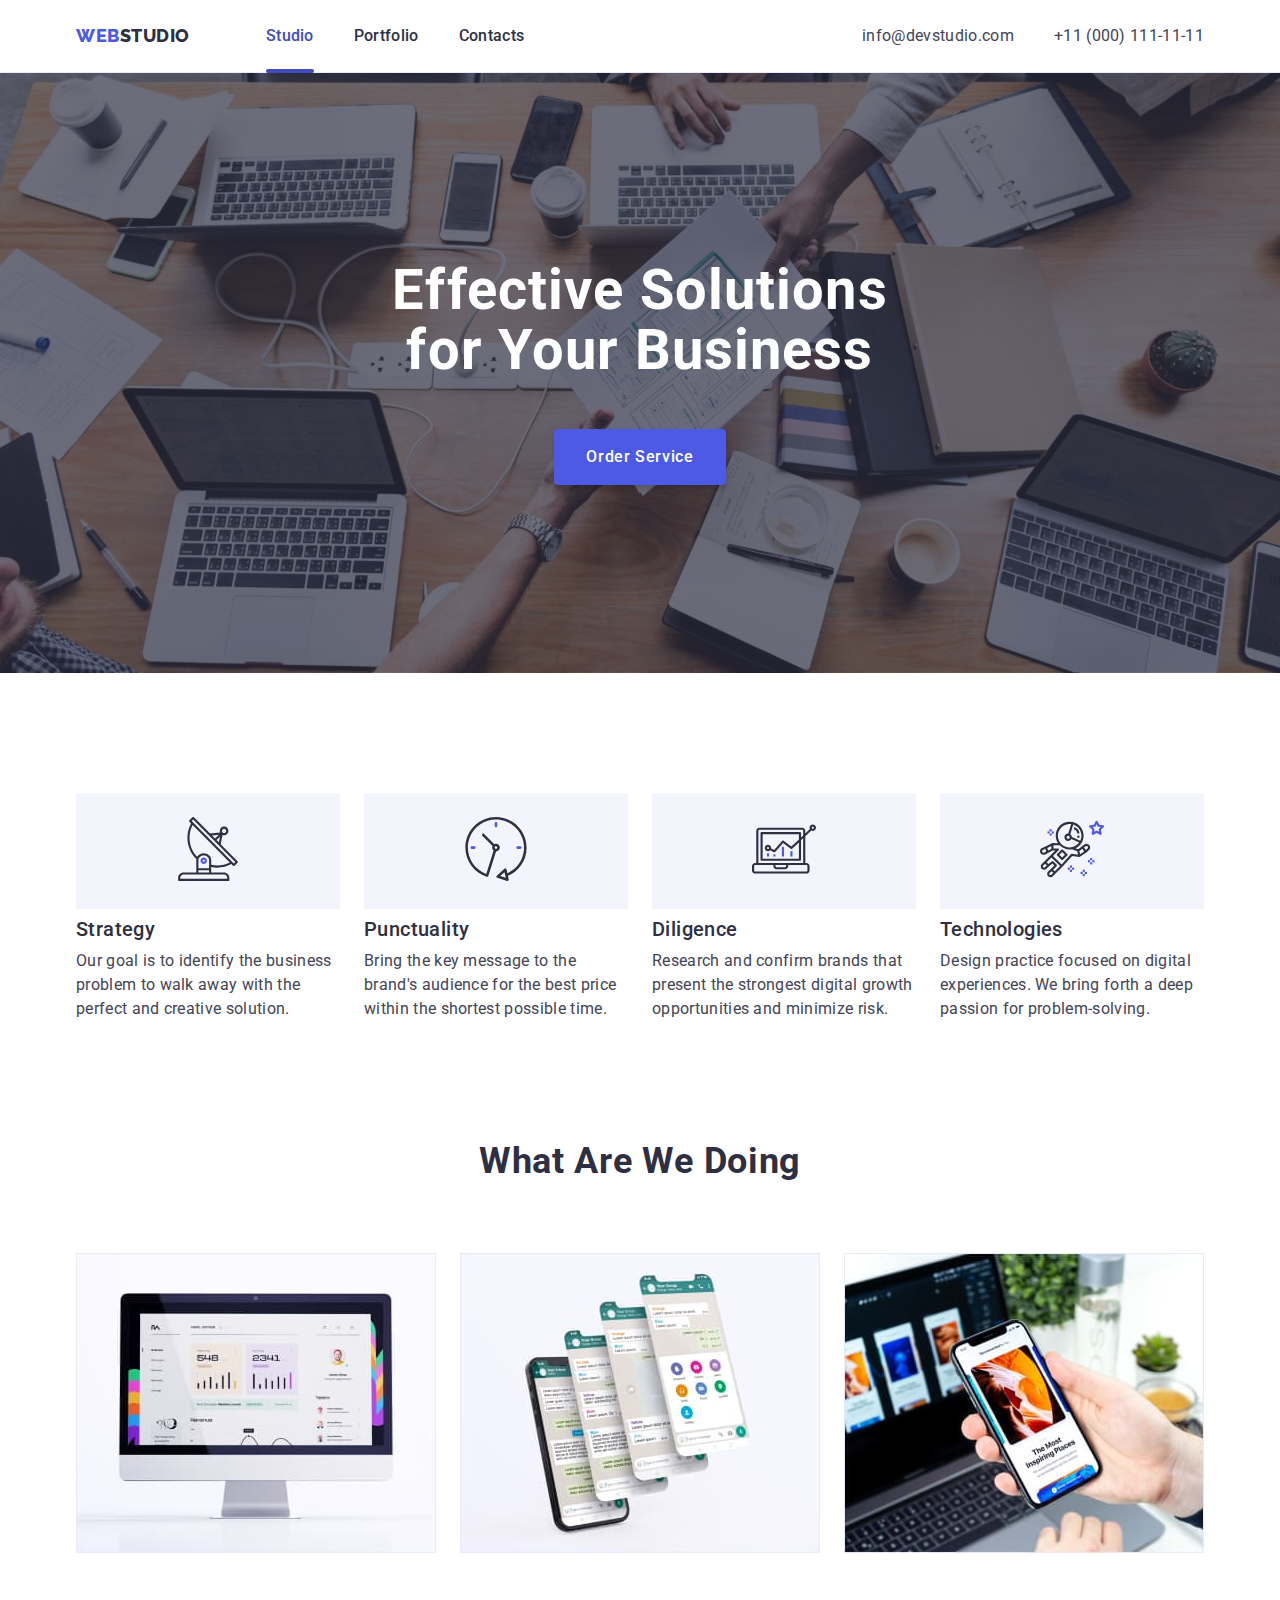
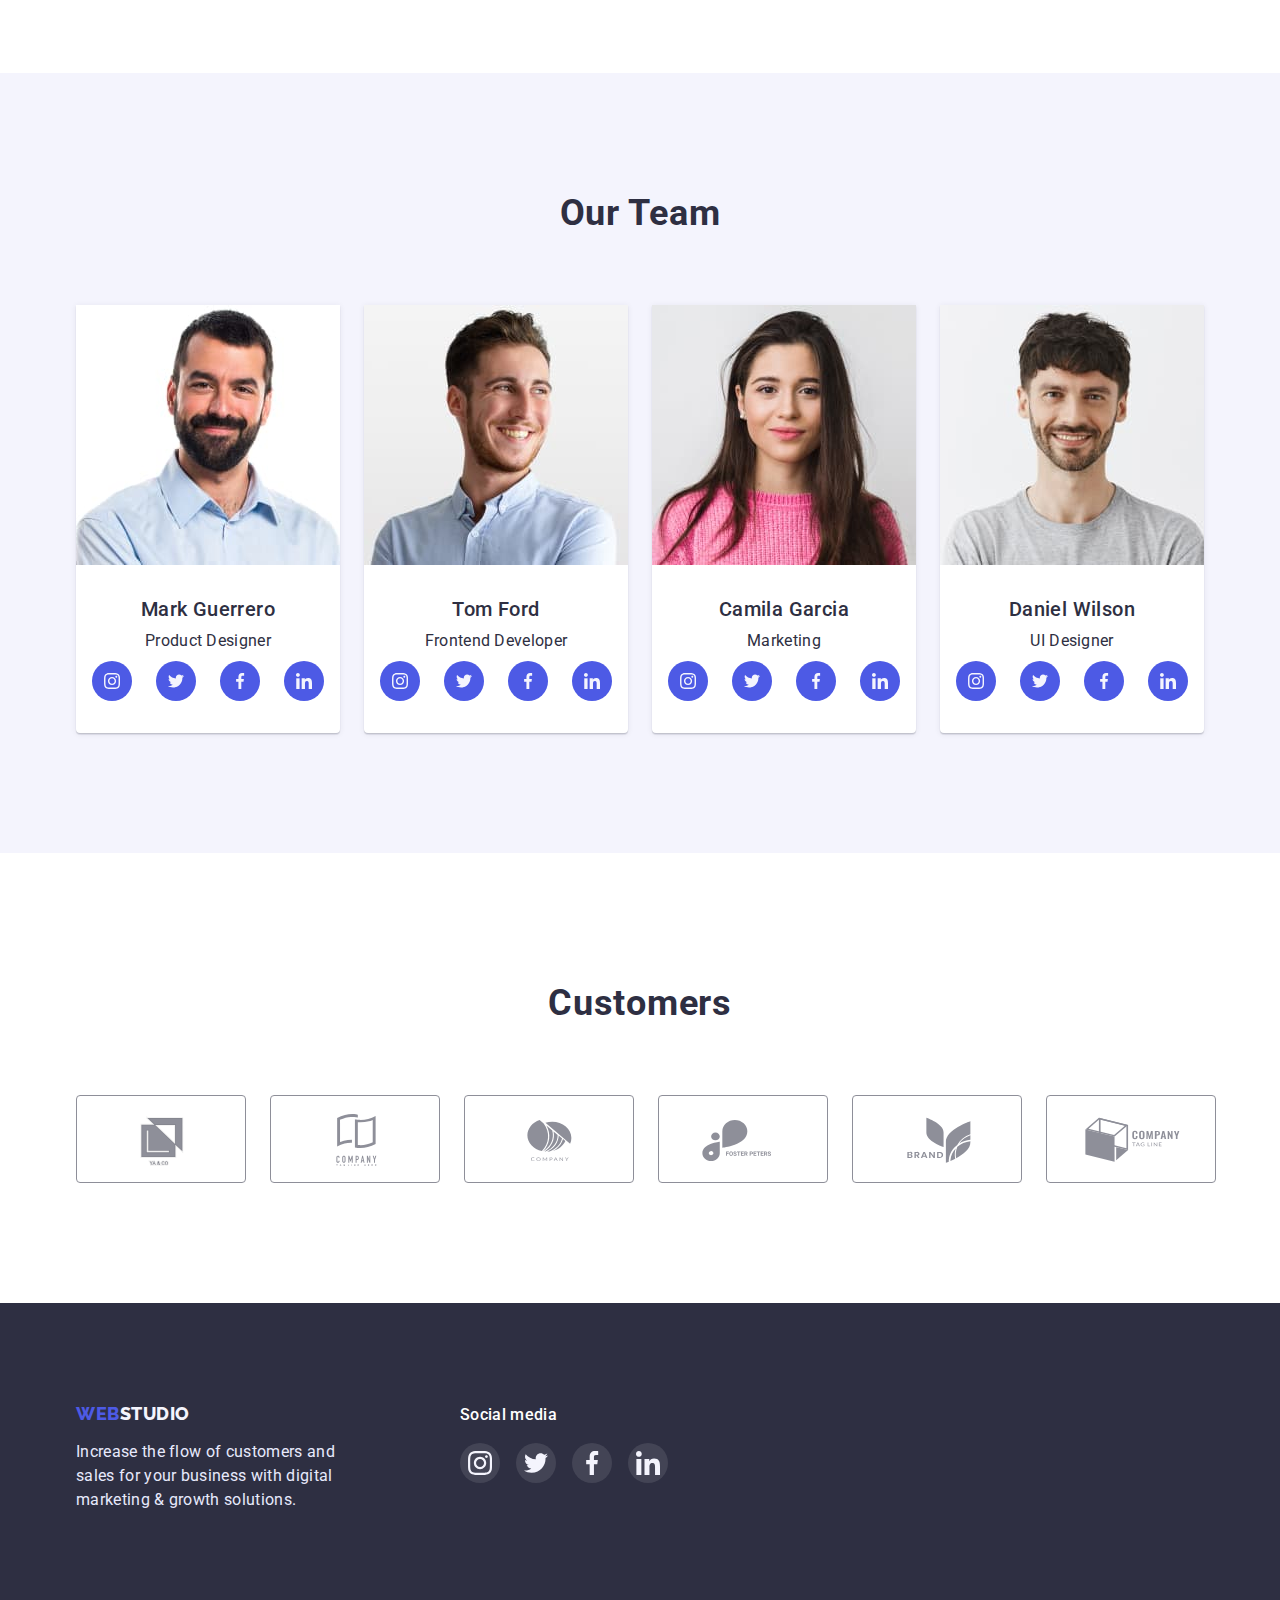
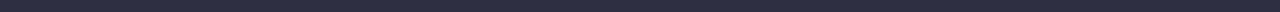
<file: index.html>
<!DOCTYPE html>
<html lang="en">
  <head>
    <meta charset="UTF-8" />
    <meta http-equiv="X-UA-Compatible" content="IE=edge" />
    <meta name="viewport" content="width=device-width, initial-scale=1.0" />

    <title>Homework</title>
    <link rel="preconnect" href="https://fonts.googleapis.com" />
    <link rel="preconnect" href="https://fonts.gstatic.com" crossorigin />
    <link
      href="https://fonts.googleapis.com/css2?family=Raleway:wght@800&family=Roboto:wght@400;500;700;900&display=swap"
      rel="stylesheet"
    />
    <link rel="stylesheet" href="./css/modern-normalize.css" />
    <link rel="stylesheet" href="./css/styles.css" />
  </head>
  <body>
    <header class="main-items-header">
      <div class="container main-nav">
        <nav class="site-navifation">
          <a href="./index.html" class="logo"
            ><span class="logo-web">Web</span
            ><span class="logo-studio">Studio</span></a
          >
          <ul class="site-nav">
            <li class="site-nav-link">
              <a href="./index.html" class="link current">Studio</a>
            </li>
            <li class="site-nav-link">
              <a href="./portfolio.html" class="link">Portfolio</a>
            </li>
            <li class="site-nav-link"><a href="" class="link">Contacts</a></li>
          </ul>
        </nav>
        <address class="address-nav">
          <ul class="address">
            <li class="address-item">
              <a href="mailto:info@devstudio.com" class="adress-link"
                >info@devstudio.com</a
              >
            </li>
            <li class="address-item">
              <a href="tel:+110001111111" class="adress-link"
                >+11 (000) 111-11-11</a
              >
            </li>
          </ul>
        </address>
      </div>
    </header>
    <main>
      <!-- hero -->

      <section class="hero">
        <div class="container">
          <h1 class="hero-title">Effective Solutions for Your Business</h1>
          <button type="button" class="button" data-modal-open>
            Order Service
          </button>
        </div>
      </section>
      <!-- Our principles -->
      <section class="section features-list-main">
        <div class="container">
          <h2 class="section-title visually-hidden">Our principles</h2>
          <ul class="features-list">
            <li class="list">
              <div class="our-features-icons-back">
                <svg class="our-features-icons">
                  <use
                    href="./images/icons.svg/symbol-defs.svg#icon-antenna"
                  ></use>
                </svg>
              </div>
              <h3 class="features-list-title">Strategy</h3>
              <p class="features-list-text">
                Our goal is to identify the business problem to walk away with
                the perfect and creative solution.
              </p>
            </li>
            <li class="list">
              <div class="our-features-icons-back">
                <svg class="our-features-icons">
                  <use
                    href="./images/icons.svg/symbol-defs.svg#icon-clock"
                  ></use>
                </svg>
              </div>
              <h3 class="features-list-title">Punctuality</h3>
              <p class="features-list-text">
                Bring the key message to the brand's audience for the best price
                within the shortest possible time.
              </p>
            </li>
            <li class="list">
              <div class="our-features-icons-back">
                <svg class="our-features-icons">
                  <use
                    href="./images/icons.svg/symbol-defs.svg#icon-diagram"
                  ></use>
                </svg>
              </div>
              <h3 class="features-list-title">Diligence</h3>
              <p class="features-list-text">
                Research and confirm brands that present the strongest digital
                growth opportunities and minimize risk.
              </p>
            </li>
            <li class="list">
              <div class="our-features-icons-back">
                <svg class="our-features-icons">
                  <use
                    href="./images/icons.svg/symbol-defs.svg#icon-astronaut"
                  ></use>
                </svg>
              </div>
              <h3 class="features-list-title">Technologies</h3>
              <p class="features-list-text">
                Design practice focused on digital experiences. We bring forth a
                deep passion for problem-solving.
              </p>
            </li>
          </ul>
        </div>
      </section>
      <!-- What are we doing -->
      <section class="section our-work">
        <div class="container">
          <h2 class="section-title">What are we doing</h2>
          <ul class="our-work-section">
            <li class="list">
              <img
                src="./images/what_are_we_doing/img1.jpg"
                alt="Computer"
                width="360"
                height="300"
              />
            </li>

            <li class="list">
              <img
                src="./images/what_are_we_doing/img2.jpg"
                alt="Phone"
                width="360"
                height="300"
              />
            </li>

            <li class="list">
              <img
                src="./images/what_are_we_doing/img3.jpg"
                alt="Computer and Phone"
                width="360"
                height="300"
              />
            </li>
          </ul>
        </div>
      </section>
      <!-- Our Team -->
      <section class="section team-section">
        <div class="container">
          <h2 class="section-title our-team">Our Team</h2>
          <ul class="team-section-cards">
            <li class="list team-cards">
              <div class="team-cards-main">
                <img
                  src="./images/our_team/img1.jpg"
                  alt="Mark Guerrero"
                  width="264"
                  height="260"
                />
                <div class="team-cards-list">
                  <h3 class="team-names">Mark Guerrero</h3>
                  <p class="team-workplace">Product Designer</p>
                  <ul class="social-list list">
                    <li class="social-list-item">
                      <a href=""
                        ><svg class="social-list-link">
                          <use
                            href="./images/icons.svg/symbol-defs.svg#icon-instagram"
                          ></use>
                        </svg>
                      </a>
                    </li>
                    <li class="social-list-item">
                      <a href=""
                        ><svg class="social-list-link">
                          <use
                            href="./images/icons.svg/symbol-defs.svg#icon-twitter"
                          ></use>
                        </svg>
                      </a>
                    </li>
                    <li class="social-list-item">
                      <a href=""
                        ><svg class="social-list-link">
                          <use
                            href="./images/icons.svg/symbol-defs.svg#icon-facebook"
                          ></use>
                        </svg>
                      </a>
                    </li>
                    <li class="social-list-item">
                      <a href="">
                        <svg class="social-list-link">
                          <use
                            href="./images/icons.svg/symbol-defs.svg#icon-linkedin"
                          ></use>
                        </svg>
                      </a>
                    </li>
                  </ul>
                </div>
              </div>
            </li>
            <li class="list team-cards">
              <div class="team-cards-main">
                <img
                  src="./images/our_team/img2.jpg"
                  alt="Tom Ford"
                  width="264"
                  height="260"
                />
                <div class="team-cards-list">
                  <h3 class="team-names">Tom Ford</h3>
                  <p class="team-workplace">Frontend Developer</p>
                  <ul class="social-list list">
                    <li class="social-list-item">
                      <a href=""
                        ><svg class="social-list-link">
                          <use
                            href="./images/icons.svg/symbol-defs.svg#icon-instagram"
                          ></use>
                        </svg>
                      </a>
                    </li>
                    <li class="social-list-item">
                      <a href=""
                        ><svg class="social-list-link">
                          <use
                            href="./images/icons.svg/symbol-defs.svg#icon-twitter"
                          ></use>
                        </svg>
                      </a>
                    </li>
                    <li class="social-list-item">
                      <a href=""
                        ><svg class="social-list-link">
                          <use
                            href="./images/icons.svg/symbol-defs.svg#icon-facebook"
                          ></use>
                        </svg>
                      </a>
                    </li>
                    <li class="social-list-item">
                      <a href="">
                        <svg class="social-list-link">
                          <use
                            href="./images/icons.svg/symbol-defs.svg#icon-linkedin"
                          ></use>
                        </svg>
                      </a>
                    </li>
                  </ul>
                </div>
              </div>
            </li>
            <li class="list team-cards">
              <div class="team-cards-main">
                <img
                  src="./images/our_team/img3.jpg"
                  alt="Camila Garcia"
                  width="264"
                  height="260"
                />
                <div class="team-cards-list">
                  <h3 class="team-names">Camila Garcia</h3>
                  <p class="team-workplace">Marketing</p>
                  <ul class="social-list list">
                    <li class="social-list-item">
                      <a href=""
                        ><svg class="social-list-link">
                          <use
                            href="./images/icons.svg/symbol-defs.svg#icon-instagram"
                          ></use>
                        </svg>
                      </a>
                    </li>
                    <li class="social-list-item">
                      <a href=""
                        ><svg class="social-list-link">
                          <use
                            href="./images/icons.svg/symbol-defs.svg#icon-twitter"
                          ></use>
                        </svg>
                      </a>
                    </li>
                    <li class="social-list-item">
                      <a href=""
                        ><svg class="social-list-link">
                          <use
                            href="./images/icons.svg/symbol-defs.svg#icon-facebook"
                          ></use>
                        </svg>
                      </a>
                    </li>
                    <li class="social-list-item">
                      <a href="">
                        <svg class="social-list-link">
                          <use
                            href="./images/icons.svg/symbol-defs.svg#icon-linkedin"
                          ></use>
                        </svg>
                      </a>
                    </li>
                  </ul>
                </div>
              </div>
            </li>
            <li class="list team-cards">
              <div class="team-cards-main">
                <img
                  src="./images/our_team/img4.jpg"
                  alt="Daniel Wilson"
                  width="264"
                  height="260"
                />
                <div class="team-cards-list">
                  <h3 class="team-names">Daniel Wilson</h3>
                  <p class="team-workplace">UI Designer</p>
                  <ul class="social-list list">
                    <li class="social-list-item">
                      <a href=""
                        ><svg class="social-list-link">
                          <use
                            href="./images/icons.svg/symbol-defs.svg#icon-instagram"
                          ></use>
                        </svg>
                      </a>
                    </li>
                    <li class="social-list-item">
                      <a href=""
                        ><svg class="social-list-link">
                          <use
                            href="./images/icons.svg/symbol-defs.svg#icon-twitter"
                          ></use>
                        </svg>
                      </a>
                    </li>
                    <li class="social-list-item">
                      <a href=""
                        ><svg class="social-list-link">
                          <use
                            href="./images/icons.svg/symbol-defs.svg#icon-facebook"
                          ></use>
                        </svg>
                      </a>
                    </li>
                    <li class="social-list-item">
                      <a href="">
                        <svg class="social-list-link">
                          <use
                            href="./images/icons.svg/symbol-defs.svg#icon-linkedin"
                          ></use>
                        </svg>
                      </a>
                    </li>
                  </ul>
                </div>
              </div>
            </li>
          </ul>
        </div>
      </section>
      <!-- customers -->
      <section class="section customers-section">
        <div class="container">
          <h2 class="section-title customers-title">Customers</h2>
          <ul class="customers-list list">
            <li class="customers-item">
              <a href="" class="customers-link"
                ><svg class="customers-section-link">
                  <use
                    class="icons-shadow"
                    href="./images/icons.svg/symbol-defs.svg#icon-customers1"
                  ></use>
                </svg>
              </a>
            </li>
            <li class="customers-item">
              <a href="#" class="customers-link"
                ><svg class="customers-section-link">
                  <use
                    href="./images/icons.svg/symbol-defs.svg#icon-customers2"
                  ></use>
                </svg>
              </a>
            </li>
            <li class="customers-item">
              <a href="" class="customers-link"
                ><svg class="customers-section-link">
                  <use
                    href="./images/icons.svg/symbol-defs.svg#icon-customers3"
                  ></use>
                </svg>
              </a>
            </li>
            <li class="customers-item">
              <a href="" class="customers-link"
                ><svg class="customers-section-link">
                  <use
                    href="./images/icons.svg/symbol-defs.svg#icon-customers4"
                  ></use>
                </svg>
              </a>
            </li>
            <li class="customers-item">
              <a href="" class="customers-link"
                ><svg class="customers-section-link">
                  <use
                    href="./images/icons.svg/symbol-defs.svg#icon-customers5"
                  ></use>
                </svg>
              </a>
            </li>
            <li class="customers-item">
              <a href="" class="customers-link"
                ><svg class="customers-section-link">
                  <use
                    href="./images/icons.svg/symbol-defs.svg#icon-customers6"
                  ></use>
                </svg>
              </a>
            </li>
          </ul>
        </div>
      </section>
    </main>
    <footer class="footer-main-nav">
      <div class="container footer-main">
        <div class="footer-logo-main">
          <a href="./index.html" class="logo footer-logo"
            ><span class="logo-web">Web</span
            ><span class="footer-logo-studio">Studio</span></a
          >
          <p class="footer-paragraph">
            Increase the flow of customers and sales for your business with
            digital marketing & growth solutions.
          </p>
        </div>
        <div class="footer-media">
          <p class="footer-social-media">Social media</p>
          <ul class="footer-social-list list">
            <li class="footer-social-list-item">
              <a href=""
                ><svg class="footer-social-list-link">
                  <use
                    href="./images/icons.svg/symbol-defs.svg#icon-instagram"
                  ></use>
                </svg>
              </a>
            </li>
            <li class="footer-social-list-item">
              <a href=""
                ><svg class="footer-social-list-link">
                  <use
                    href="./images/icons.svg/symbol-defs.svg#icon-twitter"
                  ></use>
                </svg>
              </a>
            </li>
            <li class="footer-social-list-item">
              <a href=""
                ><svg class="footer-social-list-link">
                  <use
                    href="./images/icons.svg/symbol-defs.svg#icon-facebook"
                  ></use>
                </svg>
              </a>
            </li>
            <li class="footer-social-list-item">
              <a href=""
                ><svg class="footer-social-list-link">
                  <use
                    href="./images/icons.svg/symbol-defs.svg#icon-linkedin"
                  ></use>
                </svg>
              </a>
            </li>
          </ul>
        </div>
      </div>
    </footer>
    <!-- Backdrop -->
    <div class="backdrop is-hidden" data-modal>
      <div class="modal">
        <button type="button" class="modal-button-close" data-modal-close>
          <svg class="modal-close-button-icon">
            <use href="./images/icons.svg/symbol-defs.svg#icon-close"></use>
          </svg>
        </button>
      </div>
    </div>
    <script src="./js/modal.js"></script>
  </body>
</html>
</file>
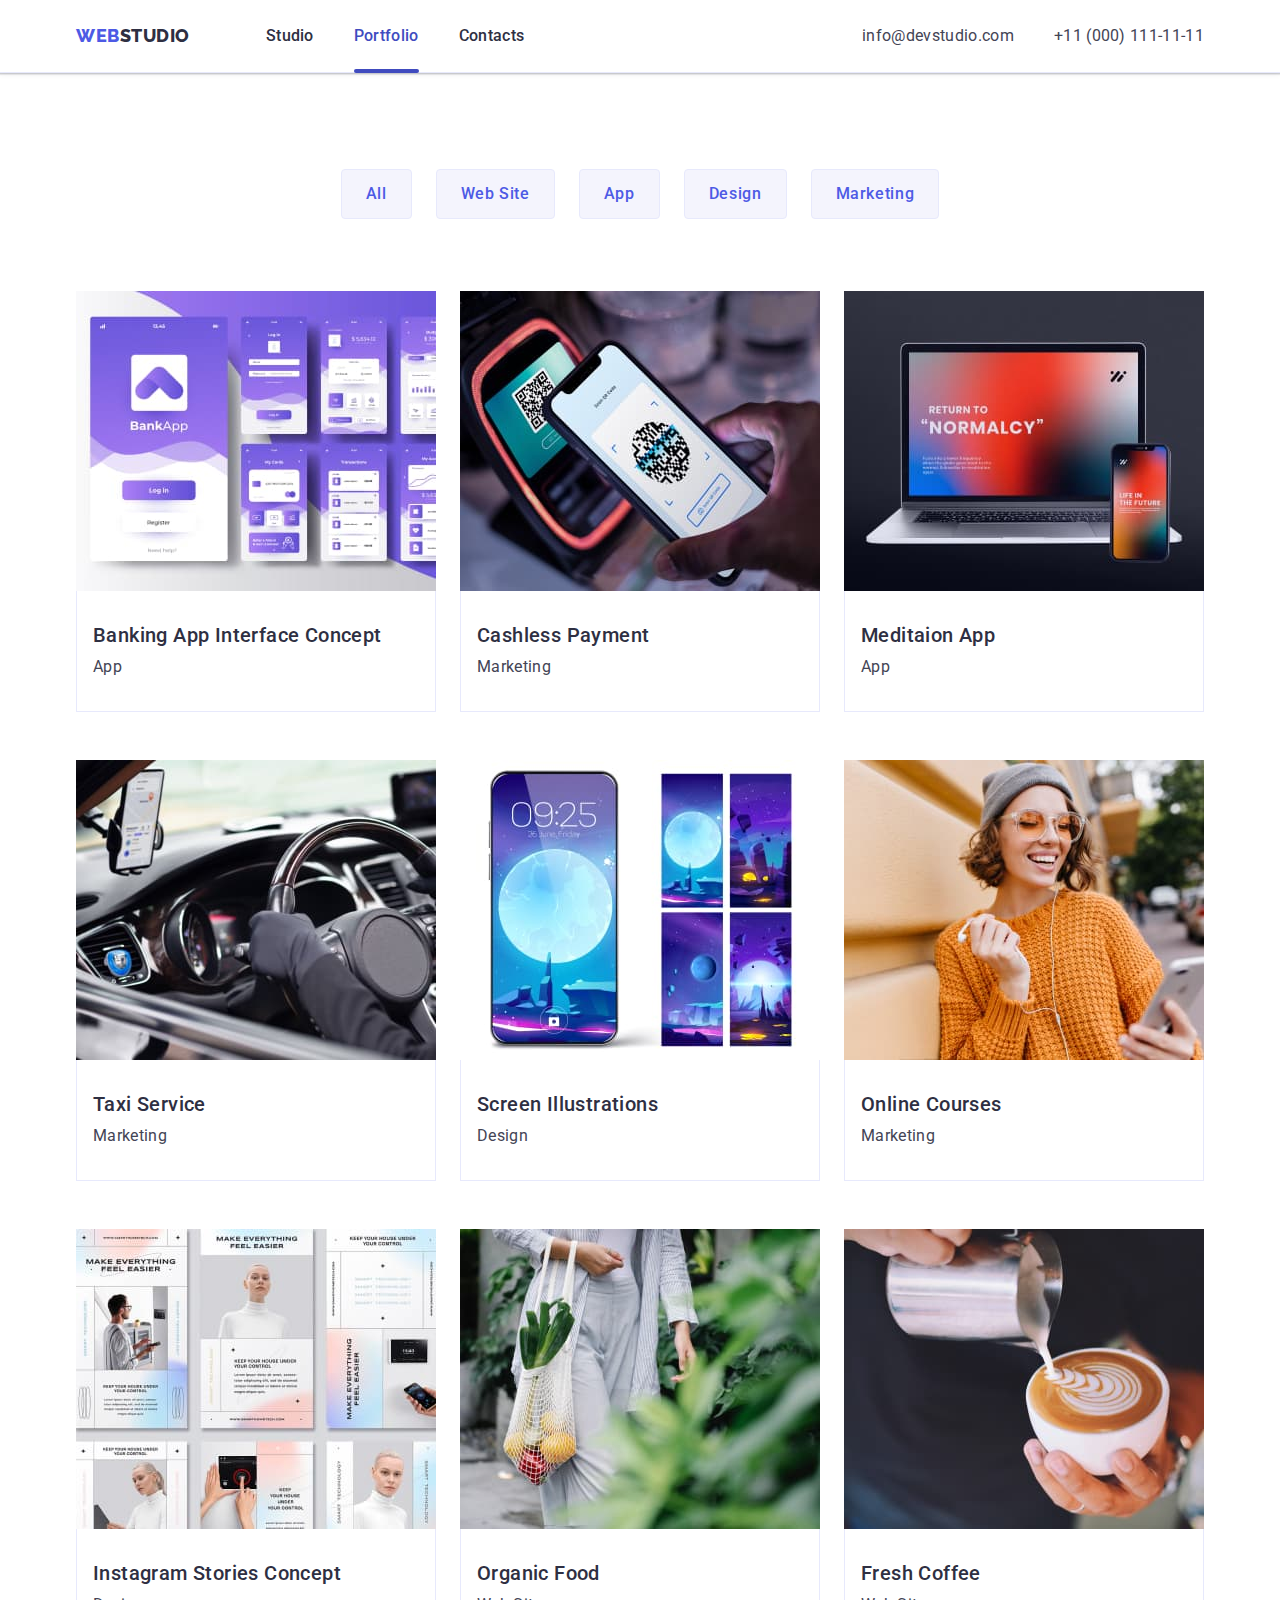
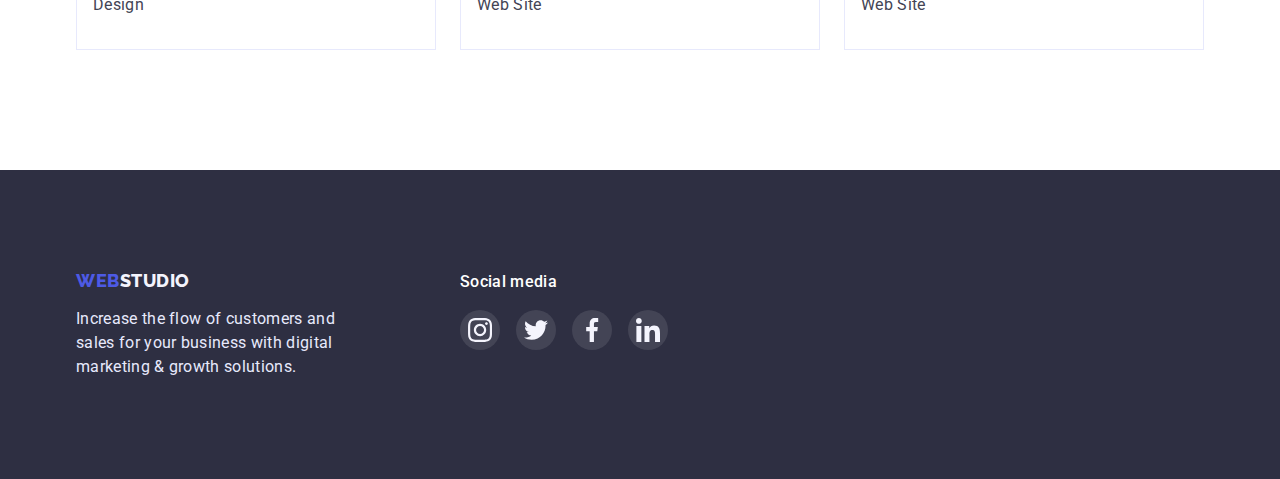
<file: portfolio.html>
<!DOCTYPE html>
<html lang="en">
  <head>
    <meta charset="UTF-8" />
    <meta http-equiv="X-UA-Compatible" content="IE=edge" />
    <meta name="viewport" content="width=device-width, initial-scale=1.0" />

    <title>Homework</title>
    <link rel="preconnect" href="https://fonts.googleapis.com" />
    <link rel="preconnect" href="https://fonts.gstatic.com" crossorigin />
    <link
      href="https://fonts.googleapis.com/css2?family=Raleway:wght@800&family=Roboto:wght@400;500;700;900&display=swap"
      rel="stylesheet"
    />
    <link rel="stylesheet" href="./css/modern-normalize.css" />

    <link rel="stylesheet" href="./css/styles.css" />
  </head>
  <body>
    <header class="main-items-header">
      <div class="container main-nav">
        <nav class="site-navifation">
          <a href="./index.html" class="logo"
            ><span class="logo-web">Web</span
            ><span class="logo-studio">Studio</span></a
          >
          <ul class="site-nav">
            <li class="site-nav-link">
              <a href="./index.html" class="link ">Studio</a>
            </li>
            <li class="site-nav-link">
              <a href="./portfolio.html" class="link current">Portfolio</a>
            </li>
            <li class="site-nav-link"><a href="" class="link">Contacts</a></li>
          </ul>
        </nav>
        <address class="address-nav">
          <ul class="address">
            <li class="address-item">
              <a href="mailto:info@devstudio.com" class="adress-link"
                >info@devstudio.com</a
              >
            </li>
            <li class="address-item">
              <a href="tel:+110001111111" class="adress-link"
                >+11 (000) 111-11-11</a
              >
            </li>
          </ul>
        </address>
      </div>
    </header>
    <main>
      <section class=" section portfolio-section">
        <div class="container portfolio-main-buttons">
          <h1 class="visually-hidden">Our projects</h1>
          <ul class="portfolio-list-title">
            <li class="portfolio-item">
              <button type="button" class="portfolio-button">All</button>
            </li>
            <li class="portfolio-item">
              <button type="button" class="portfolio-button">Web Site</button>
            </li>
            <li class="portfolio-item">
              <button type="button" class="portfolio-button">App</button>
            </li>
            <li class="portfolio-item">
              <button type="button" class="portfolio-button">Design</button>
            </li>
            <li class="portfolio-item">
              <button type="button" class="portfolio-button">Marketing</button>
            </li>
          </ul>
        

        <ul class="portfolio-exaples">
          <li class="portfolio-list">
           <article>
              <a href="" class="portfolio-link-examples"
                ><div class="image-style">
                  <img
                    src="./images/portfolio/img1.jpg"
                    alt="Banking App"
                    width="360"
                    height="300"
                  />
                 <p class="overlay">14 Stylish and User-Friendly App Design Concepts · Task Manager App · Calorie Tracker App · Exotic Fruit Ecommerce App · Cloud Storage App</p>
                </div>
                  
               
                <div class="content-text">
                  
                  <h3 class="portfolio-exaples-title">
                    Banking App Interface Concept
                  </h3>
                  <p class="examles-description">App</p>
                </div>
                </a
              >
          </article>
          </li>
          <!-- --------------------------------------- -->
          <li class="portfolio-list">
            <article>
              <a href="" class="portfolio-link-examples"
                ><div class="image-style">
                  <img
                    src="./images/portfolio/img2.jpg"
                    alt="Cashless Payment"
                    width="360"
                    height="300"
                  /> <p class="overlay">14 Stylish and User-Friendly App Design Concepts · Task Manager App · Calorie Tracker App · Exotic Fruit Ecommerce App · Cloud Storage App</p>
                </div>
                <div class="content-text">
                  <h3 class="portfolio-exaples-title">Cashless Payment</h3>
                  <p class="examles-description">Marketing</p>
                </div></a
              >
            </article>
          </li>
          <!-- ---------------------------------------- -->
          <li class="portfolio-list">
            <article>
              <a href="" class="portfolio-link-examples"
                ><div class="image-style">
                  <img
                    src="./images/portfolio/img3.jpg"
                    alt="Meditaion App"
                    width="360"
                    height="300"
                  /> <p class="overlay">14 Stylish and User-Friendly App Design Concepts · Task Manager App · Calorie Tracker App · Exotic Fruit Ecommerce App · Cloud Storage App</p>
                </div>
                <div class="content-text">
                  <h3 class="portfolio-exaples-title">Meditaion App</h3>
                  <p class="examles-description">App</p>
                </div></a
              >
            </article>
          </li>
          <!-- -------------------------------------- -->
          <li class="portfolio-list">
            <article>
              <a href="" class="portfolio-link-examples"
                ><div class="image-style">
                  <img
                    src="./images/portfolio/img4.jpg"
                    alt="Taxi Service"
                    width="360"
                    height="300"
                  /> <p class="overlay">14 Stylish and User-Friendly App Design Concepts · Task Manager App · Calorie Tracker App · Exotic Fruit Ecommerce App · Cloud Storage App</p>
                </div>
                <div class="content-text">
                  <h3 class="portfolio-exaples-title">Taxi Service</h3>
                  <p class="examles-description">Marketing</p>
                </div></a
              >
            </article>
          </li>
          <!-- ------------------------------------------------------ -->
          <li class="portfolio-list">
            <article>
              <a href="" class="portfolio-link-examples"
                ><div class="image-style">
                  <img
                    src="./images/portfolio/img5.jpg"
                    alt="Screen Illustrations"
                    width="360"
                    height="300"
                  /> <p class="overlay">14 Stylish and User-Friendly App Design Concepts · Task Manager App · Calorie Tracker App · Exotic Fruit Ecommerce App · Cloud Storage App</p>
                </div>
                <div class="content-text">
                  <h3 class="portfolio-exaples-title">Screen Illustrations</h3>
                  <p class="examles-description">Design</p>
                </div></a
              >
            </article>
          </li>
          <!-- ----------------------------------------------- -->
          <li class="portfolio-list">
            <article>
              <a href="" class="portfolio-link-examples"
                ><div class="image-style">
                  <img
                    src="./images/portfolio/img6.jpg"
                    alt="Online Courses"
                    width="360"
                    height="300"
                  /> <p class="overlay">14 Stylish and User-Friendly App Design Concepts · Task Manager App · Calorie Tracker App · Exotic Fruit Ecommerce App · Cloud Storage App</p>
                </div>
                <div class="content-text">
                  <h3 class="portfolio-exaples-title">Online Courses</h3>
                  <p class="examles-description">Marketing</p>
                </div></a
              >
            </article>
          </li>
          <!-- ------------------------------------------- -->
          <li class="portfolio-list">
            <article>
              <a href="" class="portfolio-link-examples"
                ><div class="image-style">
                  <img
                    src="./images/portfolio/img7.jpg"
                    alt="Instagram Stories Concept"
                    width="360"
                    height="300"
                  /> <p class="overlay">14 Stylish and User-Friendly App Design Concepts · Task Manager App · Calorie Tracker App · Exotic Fruit Ecommerce App · Cloud Storage App</p>
                </div>
                <div class="content-text">
                  <h3 class="portfolio-exaples-title">
                    Instagram Stories Concept
                  </h3>
                  <p class="examles-description">Design</p>
                </div></a
              >
            </article>
          </li>
          <!-- ------------------------------------------- -->
          <li class="portfolio-list">
            <article>
              <a href="" class="portfolio-link-examples"
                ><div class="image-style">
                  <img
                    src="./images/portfolio/img8.jpg"
                    alt="Organic Food"
                    width="360"
                    height="300"
                  /> <p class="overlay">14 Stylish and User-Friendly App Design Concepts · Task Manager App · Calorie Tracker App · Exotic Fruit Ecommerce App · Cloud Storage App</p>
                </div>
                <div class="content-text">
                  <h3 class="portfolio-exaples-title">Organic Food</h3>
                  <p class="examles-description">Web Site</p>
                </div></a
              >
            </article>
          </li>
          <!-- ------------------------------------- -->
          <li class="portfolio-list">
            <article>
              <a href="" class="portfolio-link-examples"
                ><div class="image-style">
                  <img
                    src="./images/portfolio/img9.jpg"
                    alt="Fresh Coffee"
                    width="360"
                    height="300"
                  /> <p class="overlay">14 Stylish and User-Friendly App Design Concepts · Task Manager App · Calorie Tracker App · Exotic Fruit Ecommerce App · Cloud Storage App</p>
                </div>
                <div class="content-text">
                  <h3 class="portfolio-exaples-title">Fresh Coffee</h3>
                  <p class="examles-description">Web Site</p>
                </div></a
              >
            </article>
          </li>
        </ul>
      </section>
    </main>
    <footer class="footer-main-nav">
      <div class="container footer-main">
        <div class="footer-logo-main">
          <a href="./index.html" class="logo footer-logo"
            ><span class="logo-web">Web</span
            ><span class="footer-logo-studio">Studio</span></a
          >
          <p class="footer-paragraph">
            Increase the flow of customers and sales for your business with
            digital marketing & growth solutions.
          </p>
        </div>
        <div class="footer-media">
          <p class="footer-social-media">Social media</p>
          <ul class="footer-social-list list">
            <li class="footer-social-list-item">
              <a href=""
                ><svg class="footer-social-list-link">
                  <use
                    href="./images/icons.svg/symbol-defs.svg#icon-instagram"
                  ></use>
                </svg>
              </a>
            </li>
            <li class="footer-social-list-item">
              <a href=""
                ><svg class="footer-social-list-link">
                  <use
                    href="./images/icons.svg/symbol-defs.svg#icon-twitter"
                  ></use>
                </svg>
              </a>
            </li>
            <li class="footer-social-list-item">
              <a href=""
                ><svg class="footer-social-list-link">
                  <use
                    href="./images/icons.svg/symbol-defs.svg#icon-facebook"
                  ></use>
                </svg>
              </a>
            </li>
            <li class="footer-social-list-item">
              <a href=""
                ><svg class="footer-social-list-link">
                  <use
                    href="./images/icons.svg/symbol-defs.svg#icon-linkedin"
                  ></use>
                </svg>
              </a>
            </li>
          </ul>
        </div>
      </div>
    </footer>
  </body>
</html>
</file>
<file: css/styles.css>
:root {
  --web-background: #ffffff;
  --primary-brand: #4d5ae5;
  --pressed-state: #404bbf;
  --dark: #2e2f42;
  --success: #31d0aa;
  --text: #434455;
  --subtle-text: #8e8f99;
  --accent: #e7e9fc;
  --light: #f4f4fd;
  --hero-background: #2e2f42;
  --modal-overlay: rgba(46, 47, 66, 0.4);
  --border-margin: 24px;
  --bottom-margin: 48px;
  --transition-dur-func: 250ms cubic-bezier(0.4, 0, 0.2, 1);
}

body {
  background-color: var(--web-background);
  font-family: 'Roboto', sans-serif;
  color: var(--dark);
}

h1,
h2,
h3,
h4,
h5,
h6,
p,
ul {
  margin: 0;
}
ul {
  padding-left: 0;
}
img {
  display: block;
  max-width: 100%;
  height: auto;
}

.container {
  width: 1158px;
  margin: 0 auto;
  padding-left: 15px;
  padding-right: 15px;
}
.section {
  padding-top: 120px;
  padding-bottom: 120px;
}
/* header */
/* site-nav */
.main-items-header {
  border-bottom: 1px solid var(--accent);

  box-shadow: 0 2px 1px rgba(46, 47, 66, 0.08), 0 1px 1px rgba(46, 47, 66, 0.16),
    0 1px 6px rgba(46, 47, 66, 0.08);
}
.main-nav {
  display: flex;
  align-items: center;
  justify-content: flex-start;
}
.site-navifation {
  display: flex;
  align-items: center;
}
.site-nav .link {
  color: var(--dark);
  display: block;
  font-weight: 500;
  font-size: 16px;
  letter-spacing: 0.02em;
  line-height: 1.5;
  text-decoration: none;
  transition: color var(--transition-dur-func);
  padding-top: 24px;
  padding-bottom: 24px;
}
.site-nav .link:hover,
.site-nav .link:focus {
  color: var(--primary-brand);
}
.site-nav {
  list-style: none;
  margin-left: 76px;

  display: flex;
}
.site-nav-link .link {
  position: relative;
}
.site-nav .link.current {
  color: var(--pressed-state);
}
.current::after {
  display: block;
  content: '';
  width: 100%;
  background-color: var(--pressed-state);
  border-radius: 2px;
  position: absolute;
  height: 4px;
  bottom: -1px;
}
.site-nav li {
  margin-right: 40px;
  display: block;
}
.site-nav li:last-child {
  margin-right: 0;
}
.site-nav-link {
}
/* logo */
.logo {
  font-family: 'raleway', sans-serif;
  font-size: 18px;
  font-weight: 800;
  line-height: 1.33;
  text-decoration: none;
  letter-spacing: 0.03em;
  text-transform: uppercase;
  display: block;
  margin: 0 auto;
}
.logo-web {
  color: var(--primary-brand);
}
.logo-studio {
  color: var(--hero-background);
}
/* address */
.address-nav {
  margin-left: auto;
}
.address {
  list-style: none;
  display: flex;
  margin: 0 auto;
  padding-left: 0;
}
.address .adress-link {
  color: var(--text);
  transition: color var(--transition-dur-func);
  font-style: normal;
  text-decoration: none;
  letter-spacing: 0.02em;
  font-size: 16px;
  line-height: 1.5;

  display: block;
  padding-top: 24px;
  padding-bottom: 24px;
}
.address-item:not(:last-child) {
  margin-right: 40px;
}
.address-item {
  display: block;
}

.address .adress-link:hover,
.address .adress-link:focus {
  color: var(--pressed-state);
}
/* footer */
.footer-main-nav {
  background-color: var(--dark);
  padding-bottom: 100px;
  padding-top: 100px;
}
.footer-main {
  background-color: var(--dark);
  display: flex;
  flex-wrap: wrap;
}
.footer-logo-main {
  display: inline-block;
  margin-right: 120px;
}
.footer-logo {
  font-size: 18px;
  line-height: 1.1666;
}
.footer-logo-studio {
  color: var(--light);
}
.footer-paragraph {
  color: var(--accent);

  font-size: 16px;
  line-height: 1.5;
  letter-spacing: 0.02em;
  width: 264px;
  margin-top: 16px;
}
.footer-media {
  display: inline-block;

  justify-content: center;
  align-items: center;
}
.footer-social-media {
  font-style: normal;
  font-weight: 500;
  font-size: 16px;
  line-height: 1.5;
  letter-spacing: 0.02em;

  color: #ffffff;
  margin-bottom: 16px;
}
.footer-social-list {
  display: flex;

  gap: 16px;
}

.footer-social-list-item > a {
  display: flex;
  width: 40px;
  height: 40px;
  background-color: rgba(255, 255, 255, 0.1);
  transition: background-color var(--transition-dur-func);
  border-radius: 50%;

  justify-content: center;
  align-items: center;
}
.footer-social-list-link {
  width: 24px;
  height: 24px;
  fill: var(--light);
}
.footer-social-list-item > a:hover,
.footer-social-list-item > a:focus {
  background-color: var(--success);
}
/* index.html */
/* main */
.section-title {
  color: var(--dark);

  font-weight: 700;
  font-size: 36px;
  line-height: 40px;
  text-align: center;
  text-transform: capitalize;
  letter-spacing: 0.02em;
  margin-bottom: 72px;
}

/* hero */
.hero {
  background-color: var(--dark);
  text-align: center;

  margin: 0 auto;
  background-image: linear-gradient(
      rgba(46, 47, 66, 0.7),
      rgba(46, 47, 66, 0.7)
    ),
    url(../images/hero/bg.jpg);
  max-width: 1440px;
  padding-top: 188px;
  padding-bottom: 188px;
  background-size: cover;
  background-position: center;
}

.hero-title {
  margin: 0 auto;
  color: var(--web-background);

  font-weight: 700;
  font-size: 56px;
  line-height: 1.07;
  letter-spacing: 0.02em;
  display: block;
  width: 496px;
  margin-bottom: 48px;
}
._container .button {
  display: flex;
}
.button {
  min-width: 169px;
  border: none;
  outline: none;
  border-radius: 4px;
  padding: 16px 32px;
  transition: background-color var(--transition-dur-func);
  color: var(--web-background);
  background-color: var(--primary-brand);
  box-shadow: 0 4px 4px rgba(0, 0, 0, 0.15);

  font-family: inherit;
  font-weight: 500;
  font-size: 16px;
  line-height: 1.5;
  cursor: pointer;
  text-decoration: none;
  letter-spacing: 0.04em;
  margin: 0;
}

.button:hover,
.button:focus {
  background-color: var(--pressed-state);
}
/* section 2 */

.visually-hidden {
  position: absolute;
  white-space: nowrap;
  width: 1px;
  height: 1px;
  overflow: hidden;
  border: 0;
  padding: 0;
  clip: rect(0 0 0 0);
  clip-path: inset(50%);
  margin: -1px;
}
.our-features-icons-back {
  text-align: center;
  background-color: var(--light);

  padding-top: 24px;
  padding-bottom: 24px;
  margin-bottom: 8px;
}
.our-features-icons {
  width: 64px;
  height: 64px;
}
.list:not(:last-child) {
  margin-right: 24px;
}
.list {
  list-style: none;
}
.features-list-main {
  padding-bottom: 0;
}
.features-list {
  display: flex;
  flex-basis: calc((100% - var(--bottom-margin)) / 4);
}
.list:last-child {
  margin-right: 0;
}
.features-list-title {
  font-size: 20px;
  font-weight: 500;
  line-height: 1.2;
  letter-spacing: 0.02em;
  margin-bottom: 8px;
}
.features-list-text {
  color: var(--text);
  max-width: 264px;
  font-size: 16px;
  line-height: 1.5;
  letter-spacing: 0.02em;
  justify-content: center;
  align-items: flex-start;
}
/* section 3 */

.our-work-section {
  display: flex;
  flex-basis: ((100% - var(--border-margin))/ 3);
  justify-content: center;
}
.our-work-section .list {
}
.our-work-section .list:not(:last-child) {
  margin-right: 24px;
}
/* section 4 */
.our-team {
}
.team-section {
  background-color: var(--light);
}
.team-section-cards {
  display: flex;
}

.team-cards-main {
}
.team-cards {
  flex-basis: calc((100% - var(--border-margin)) / 4);
  background-color: var(--web-background);

  box-sizing: border-box;
  box-shadow: 0px 1px 6px rgba(46, 47, 66, 0.08),
    0px 1px 1px rgba(46, 47, 66, 0.16), 0px 2px 1px rgba(46, 47, 66, 0.08);
  border-radius: 0px 0px 4px 4px;
}
.team-cards:not(:last-child) {
  margin-right: 24px;
}
.team-cards-list {
  padding: 32px 16px;
}
.team-names {
  font-weight: 500;
  font-size: 20px;
  line-height: 1.2;
  text-align: center;
  letter-spacing: 0.02em;

  margin-bottom: 8px;
}
.team-workplace {
  font-size: 16px;
  line-height: 1.5;
  text-align: center;
  letter-spacing: 0.02em;
  margin-bottom: 8px;
}
.social-list {
  display: flex;
  gap: 24px;
}
.social-list-item > a {
  display: flex;
  background-color: var(--primary-brand);
  border-radius: 50%;
  width: 40px;
  height: 40px;
  justify-content: center;
  align-items: center;
  transition: background-color var(--transition-dur-func);
}

.social-list-link {
  display: flex;
  width: 16px;
  height: 16px;
  fill: var(--light);
}
.social-list-item > a:hover,
.social-list-item > a:focus {
  background-color: var(--pressed-state);
}
/* _______________________________________ */
/* -------------section 5----------------- */
.customers-section {
  padding-top: 130px;
}
.customers-title {
  margin-bottom: 72px;
}
.customers-list {
  display: flex;

  gap: 24px;
}
.customers-item {
  display: block;
  flex-basis: calc(((100% - var(--border-margin))) / 6);
}
.customers-link {
  display: flex;
  height: 88px;
  border: 1px solid var(--subtle-text);
  border-radius: 4px;
  text-align: center;
  align-items: center;
  justify-content: center;
  transition: border-color var(--transition-dur-func);
}
.customers-section-link {
  display: flex;
  width: 104px;
  height: 56px;
  fill: var(--subtle-text);
  margin: 16px 32px;
  transition: fill var(--transition-dur-func);
}

.icons-shadow {
  stroke: rgba(0, 0, 0, 0.25);
  stroke-opacity: 0.25;
}
.customers-link:hover,
.customers-link:focus {
  border-color: var(--pressed-state);
}
.customers-link:hover .customers-section-link,
.customers-link:focus .customers-section-link {
  display: block;
  fill: var(--pressed-state);
}

/* --------------------------------------------------------- */
/* -------------------portfolio----------------------------- */
/* --------------------------------------------------------- */
.portfolio-section {
  padding-top: 96px;
}
.portfolio-main-buttons .portfolio-list-title {
  display: flex;
  flex-wrap: wrap;
  padding-left: 0;
  justify-content: center;
}
.portfolio-item {
  align-content: center;
}
.portfolio-list-title .portfolio-item:not(:last-child) {
  margin-right: 24px;
}
.portfolio-title {
  display: none;
}
.portfolio-list-title {
  list-style: none;
  margin-bottom: 72px;
}

.portfolio-button {
  background-color: var(--light);

  cursor: pointer;
  color: var(--primary-brand);
  font-family: inherit;
  font-weight: 500;
  font-size: 16px;
  line-height: 1.5;
  text-align: center;
  letter-spacing: 0.04em;
  transition: background-color var(--transition-dur-func),
    color var(--transition-dur-func), box-shadow var(--transition-dur-func),
    border-color var(--transition-dur-func);
  padding: 12px 24px;
  border: 1px solid #e7e9fc;
  border-radius: 4px;
}
.portfolio-button:hover,
.portfolio-button:focus {
  background-color: var(--pressed-state);
  color: var(--web-background);
  box-shadow: 0px 3px 1px rgba(0, 0, 0, 0.1), 0px 2px 1px rgba(0, 0, 0, 0.08),
    0px 2px 2px rgba(0, 0, 0, 0.12);

  border-color: transparent;
}
.portfolio-exaples {
  background-color: var(--web-background);

  list-style: none;

  display: flex;
  flex-wrap: wrap;
  padding-left: 0;
  gap: var(--bottom-margin) var(--border-margin);
}
.portfolio-list {
  list-style: none;

  flex-basis: calc((100% - var(--bottom-margin) - 6) / 3);
}

.portfolio-link-examples {
  position: relative;
  text-decoration: none;
  display: block;
  transition: box-shadow var(--transition-dur-func);
}
.portfolio-link-examples:hover,
.portfolio-link-examples:focus {
  box-shadow: 5px 1px 6px rgba(46, 47, 66, 0.08),
    0px 1px 1px rgba(46, 47, 66, 0.16), 0px 2px 1px rgba(46, 47, 66, 0.08);
}
.image-style {
  position: relative;
  overflow: hidden;
}
.portfolio-link-examples:hover .overlay,
.portfolio-link-examples:focus .overlay {
  transform: translate(0, 0);
}
.content-text {
  padding: 32px 16px;

  border-bottom: 1px solid #e7e9fc;
  border-left: 1px solid #e7e9fc;
  border-right: 1px solid #e7e9fc;
}
.portfolio-exaples-title {
  font-weight: 500;
  font-size: 20px;
  line-height: 1.2;
  color: var(--dark);
  letter-spacing: 0.02em;

  margin-bottom: 8px;
}
.examles-description {
  font-size: 16px;
  line-height: 1.5;
  color: var(--text);
  letter-spacing: 0.02em;
}
.overlay {
  position: absolute;
  top: 0;
  left: 0;
  background-color: var(--primary-brand);
  background-blend-mode: soft-light;
  color: var(--light);
  padding: 40px 32px;
  font-size: 16px;
  letter-spacing: 0.02em;
  line-height: 1.5;
  transition: transform var(--transition-dur-func);
  width: 100%;
  height: 100%;
  overflow: auto;

  transform: translate(0, 100%);
}
/* =============================== */
/* =========ModalWindow=========== */
.backdrop {
  position: fixed;
  top: 0;
  left: 0;
  width: 100%;
  height: 100%;
  background-color: var(--modal-overlay);
  z-index: 1000;
  transition: opacity var(--transition-dur-func),
    visibility var(--transition-dur-func);
}
.backdrop.is-hidden {
  opacity: 0;
  visibility: hidden;
  pointer-events: none;
}

.modal {
  width: 408px;
  height: 576px;
  background: #fcfcfc;
  box-shadow: 0px 1px 1px rgba(0, 0, 0, 0.14), 0px 1px 3px rgba(0, 0, 0, 0.12),
    0px 2px 1px rgba(0, 0, 0, 0.2);
  border-radius: 4px;
  position: absolute;
  top: 50%;
  left: 50%;
  transform: translate(-50%, -50%);
}
.modal-button-close {
  position: absolute;
  top: 24px;
  right: 24px;
  display: flex;
  justify-content: center;
  align-items: center;
  background: var(--accent);
  border: 1px solid rgba(0, 0, 0, 0.1);
  padding: 0;
  width: 24px;
  height: 24px;
  border-radius: 50%;
  cursor: pointer;
  transition: background-color var(--transition-dur-func);
}
.modal-close-button-icon {
  width: 8px;
  height: 8px;
  fill: black;
  transition: fill var(--transition-dur-func);
}
.modal-button-close:hover,
.modal-button-close:focus {
  background-color: var(--pressed-state);
}

.modal-button-close:hover .modal-close-button-icon,
.modal-button-close:focus .modal-close-button-icon {
  fill: #ffffff;
}
</file>
